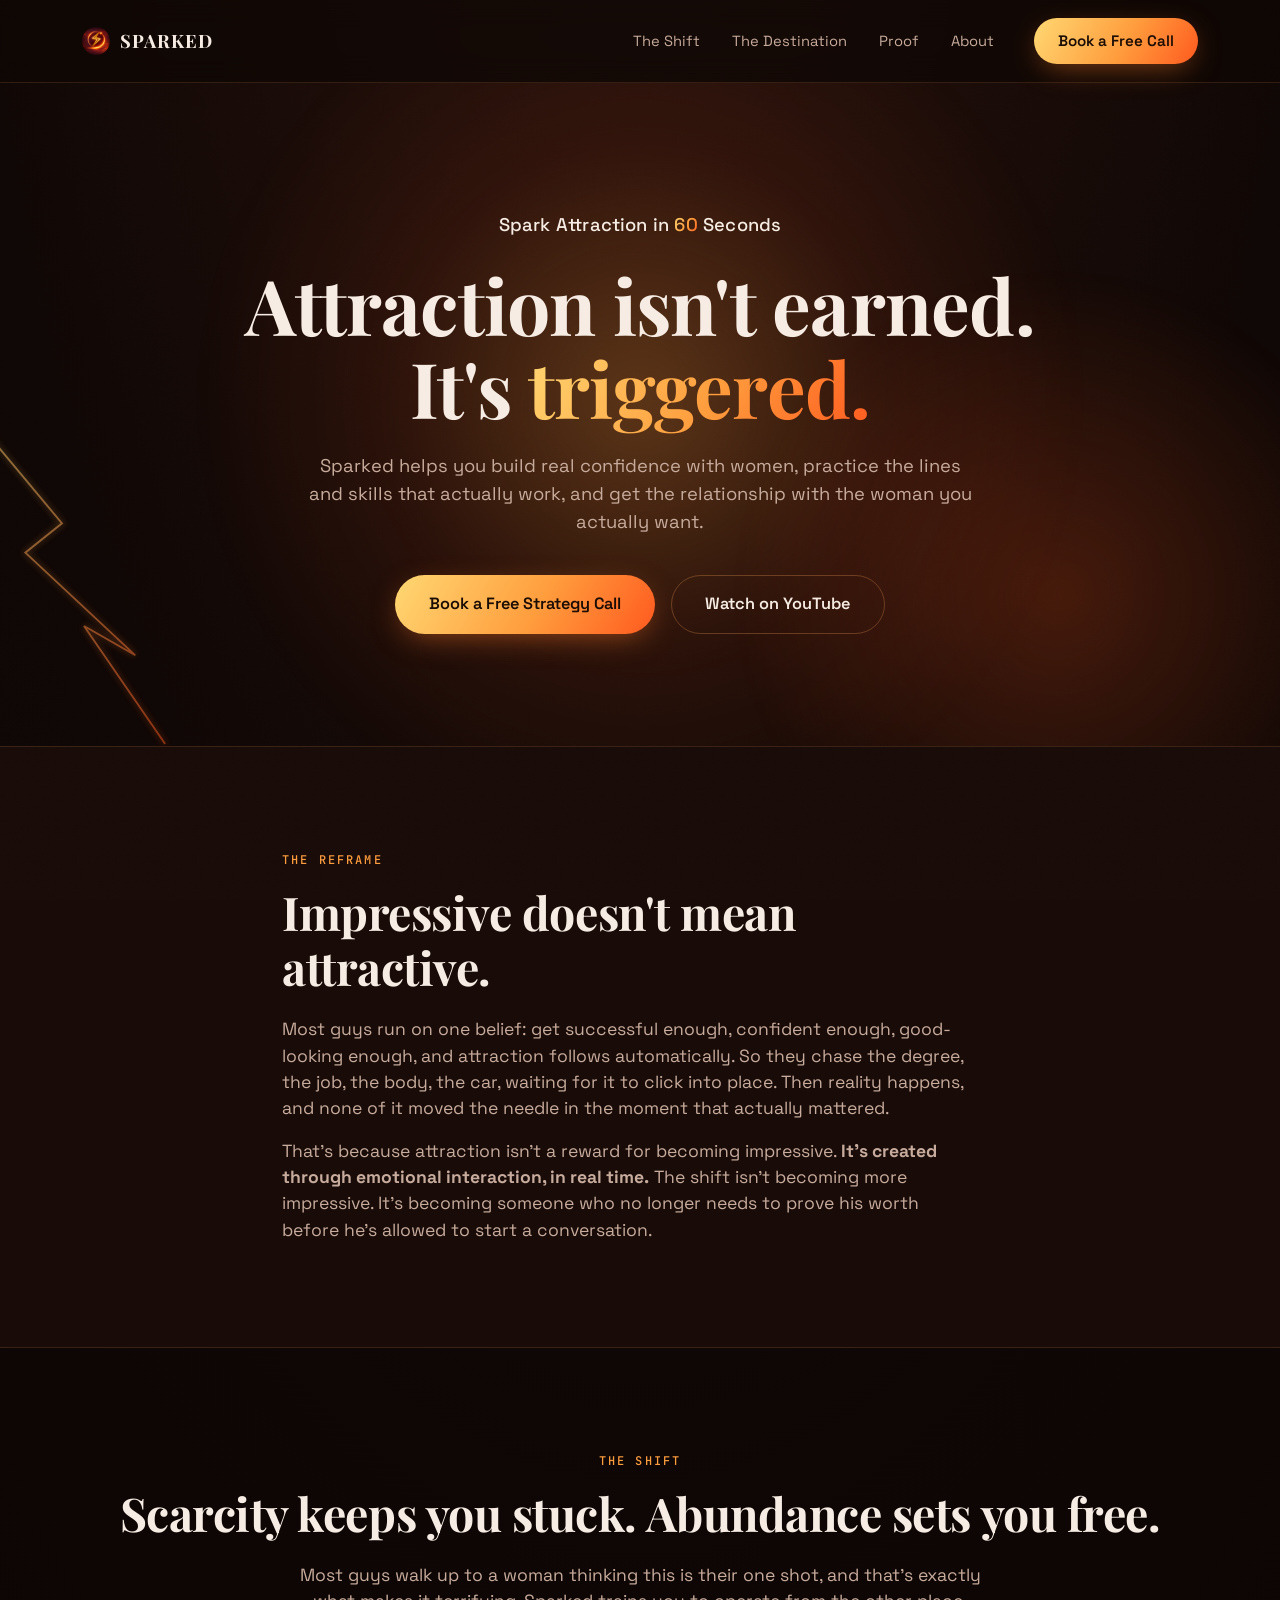
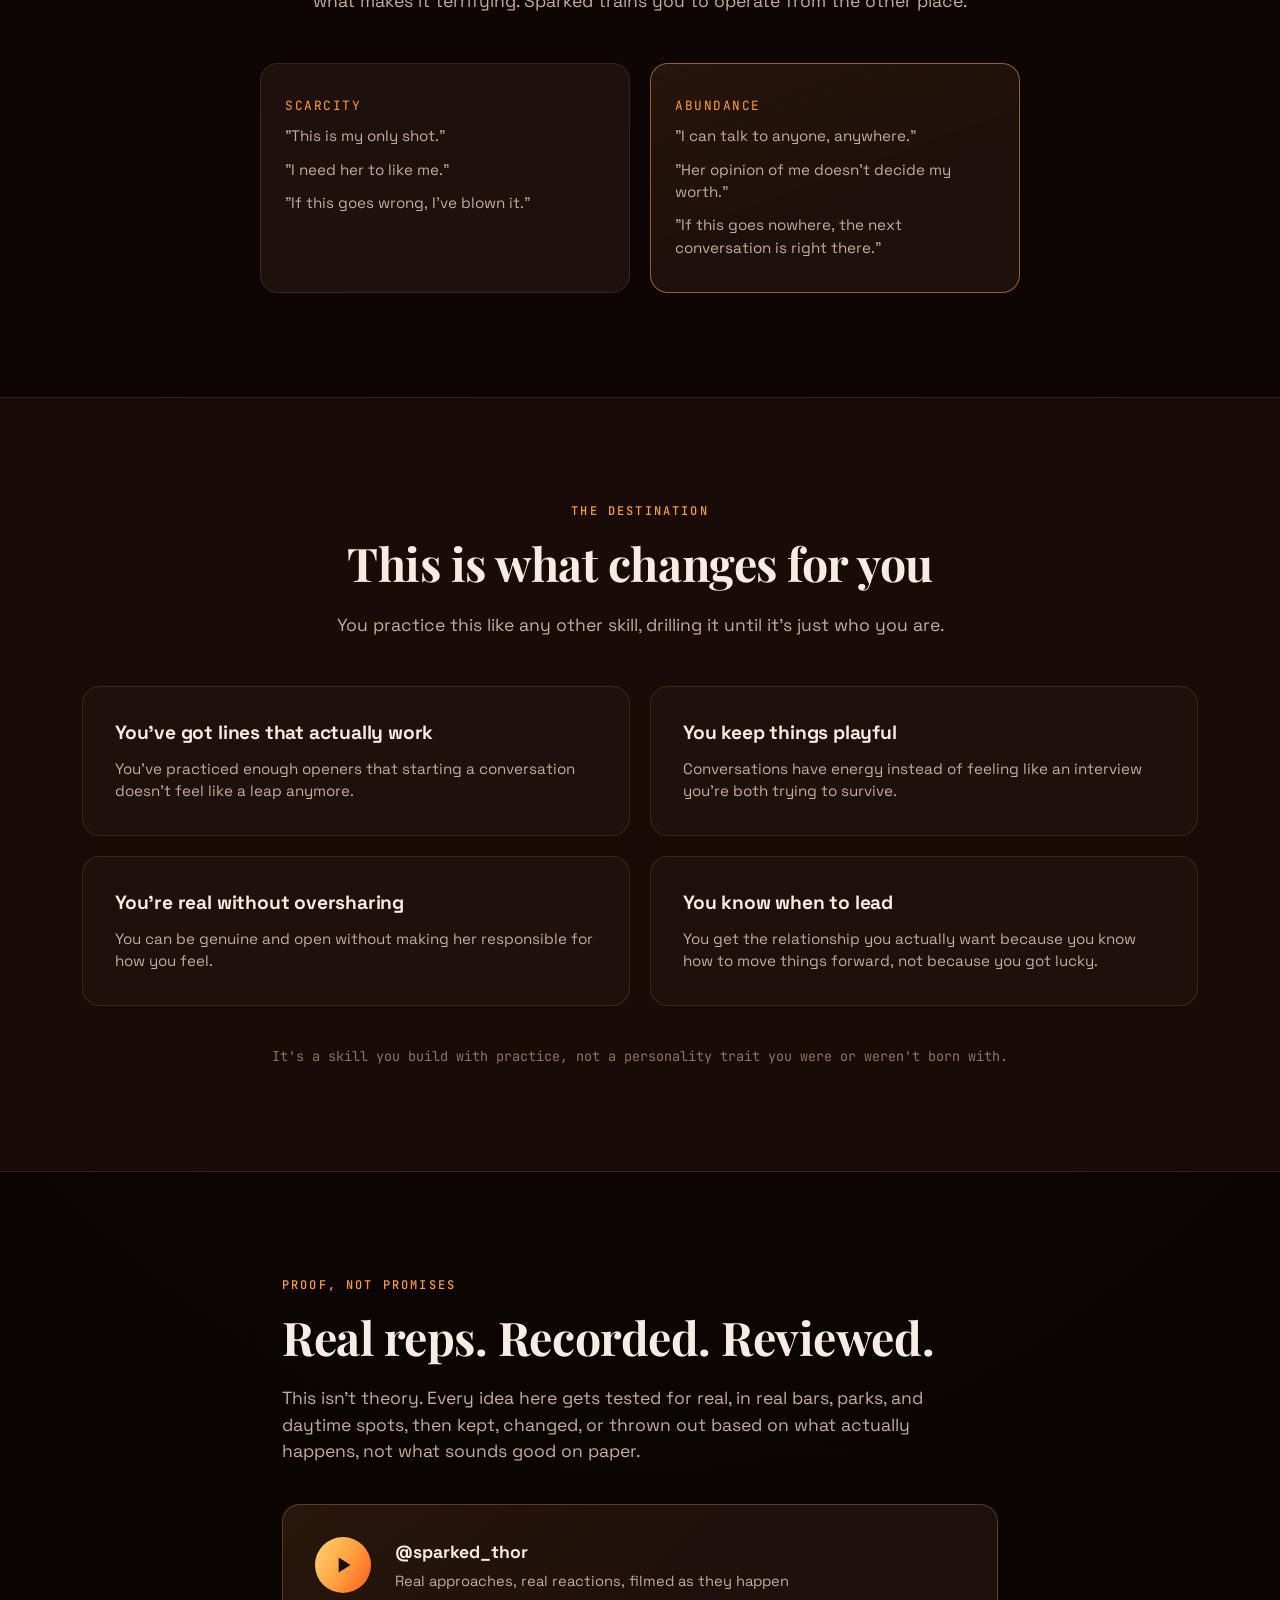
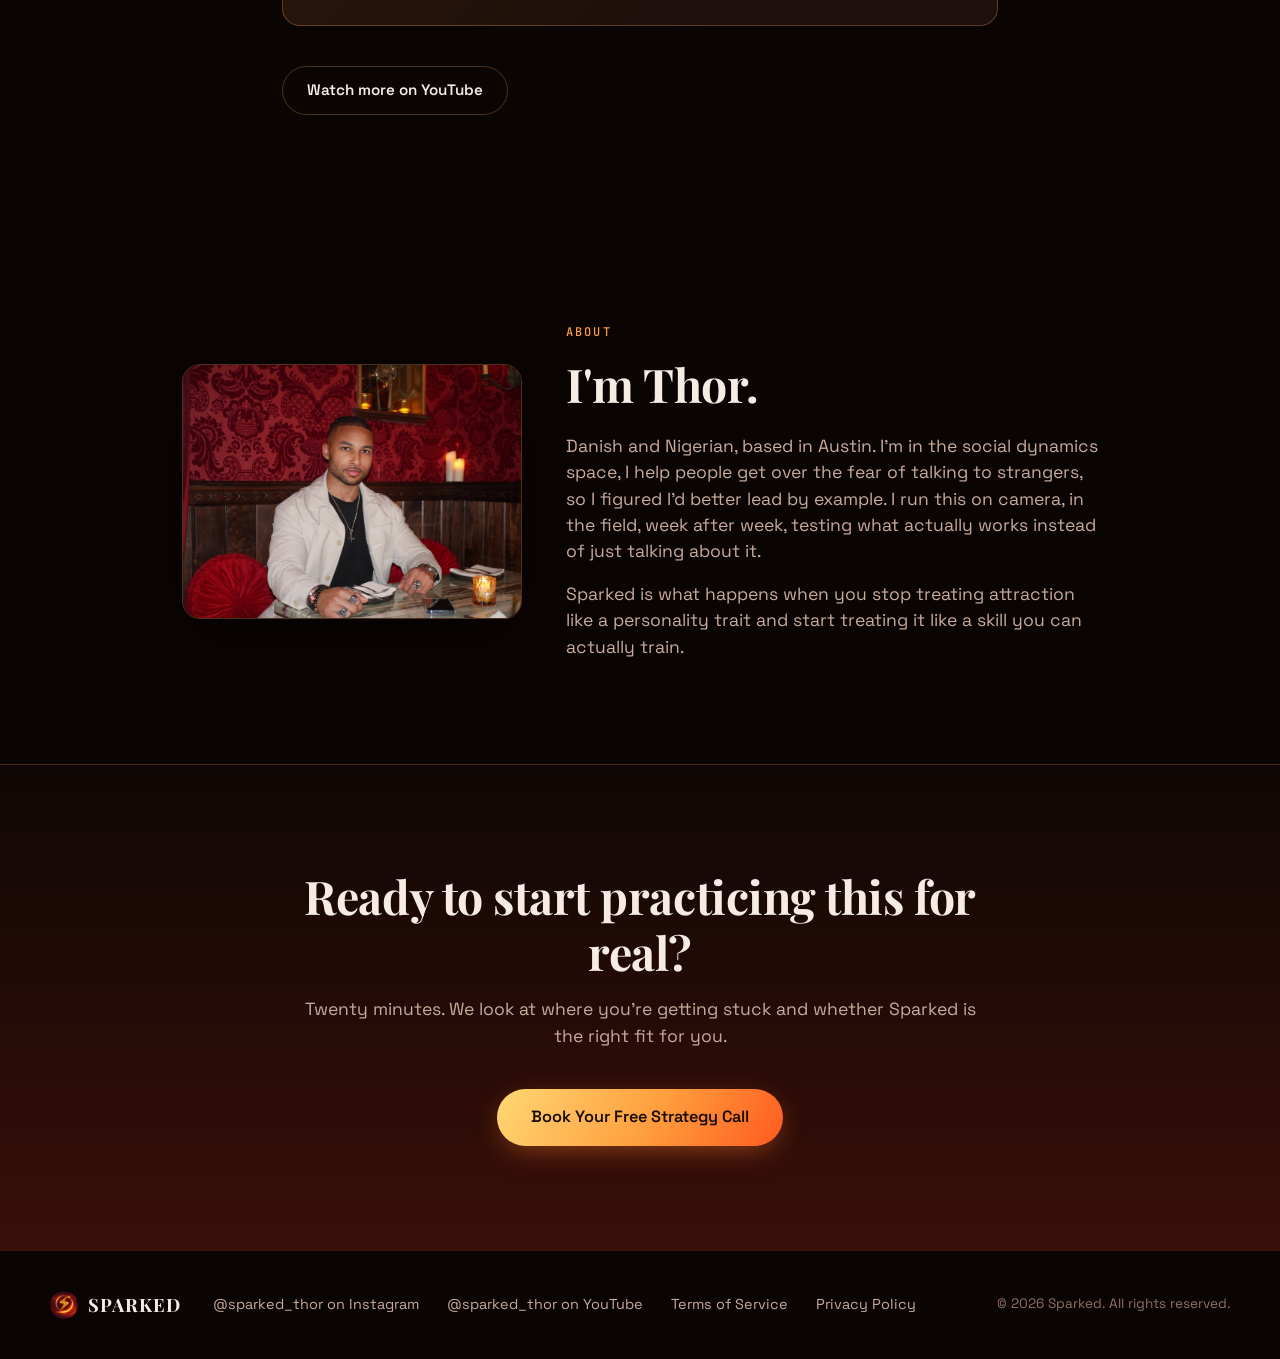
<file: landing-page/index.html>
<!DOCTYPE html>
<html lang="en">
<head>
<meta charset="UTF-8">
<meta name="viewport" content="width=device-width, initial-scale=1.0">
<title>Sparked | The System Behind Attraction</title>
<meta name="description" content="Sparked is a trainable system for creating real emotional connection, built from hundreds of documented reps in the field.">
<link rel="icon" href="assets/favicon.svg" type="image/svg+xml">
<link rel="preconnect" href="https://fonts.googleapis.com">
<link rel="preconnect" href="https://fonts.gstatic.com" crossorigin>
<link href="https://fonts.googleapis.com/css2?family=Playfair+Display:wght@600;700;800&family=Space+Grotesk:wght@400;500;600;700&family=JetBrains+Mono:wght@400;500&display=swap" rel="stylesheet">
<link rel="stylesheet" href="styles.css">
</head>
<body>

<div class="grain"></div>

<header class="nav" id="nav">
  <div class="nav-inner">
    <a href="#top" class="logo">
      <img src="assets/logo-256.png" alt="Sparked" class="logo-mark">
      <span>SPARKED</span>
    </a>
    <nav class="nav-links">
      <a href="#system">The Shift</a>
      <a href="#mechanics">The Destination</a>
      <a href="#proof">Proof</a>
      <a href="#about">About</a>
    </nav>
    <a href="https://calendly.com/thorokafor/spark-strategy" target="_blank" rel="noopener" class="btn btn-primary btn-nav">Book a Free Call</a>
    <button class="nav-toggle" id="navToggle" aria-label="Toggle menu">
      <span></span><span></span><span></span>
    </button>
  </div>
  <div class="nav-mobile" id="navMobile">
    <a href="#system">The Shift</a>
    <a href="#mechanics">The Destination</a>
    <a href="#proof">Proof</a>
    <a href="#about">About</a>
    <a href="https://calendly.com/thorokafor/spark-strategy" target="_blank" rel="noopener" class="btn btn-primary">Book a Free Call</a>
  </div>
</header>

<main id="top">

  <section class="hero">
    <div class="hero-glow"></div>
    <div class="hero-glow hero-glow-2"></div>
    <svg class="hero-bolt" viewBox="0 0 300 500" fill="none" xmlns="http://www.w3.org/2000/svg">
      <path d="M20 40 L120 160 L70 200 L220 340 L150 300 L260 460" stroke="url(#boltGrad)" stroke-width="2.5" stroke-linecap="round" fill="none" opacity="0.55"/>
      <path d="M20 40 L120 160 L70 200 L220 340 L150 300 L260 460" stroke="url(#boltGrad)" stroke-width="7" stroke-linecap="round" fill="none" opacity="0.18" filter="blur(4px)"/>
      <defs>
        <linearGradient id="boltGrad" x1="0" y1="0" x2="260" y2="460" gradientUnits="userSpaceOnUse">
          <stop offset="0%" stop-color="#ffd873"/>
          <stop offset="100%" stop-color="#ff5a1f"/>
        </linearGradient>
      </defs>
    </svg>
    <div class="hero-inner">
      <p class="tagline">Spark Attraction in <span class="grad-text">60</span> Seconds</p>
      <h1>Attraction isn't earned.<br>It's <span class="grad-text">triggered.</span></h1>
      <p class="hero-sub">Sparked helps you build real confidence with women, practice the lines and skills that actually work, and get the relationship with the woman you actually want.</p>
      <div class="hero-actions">
        <a href="https://calendly.com/thorokafor/spark-strategy" target="_blank" rel="noopener" class="btn btn-primary btn-lg">Book a Free Strategy Call</a>
        <a href="https://www.youtube.com/@sparked_thor" target="_blank" rel="noopener" class="btn btn-ghost btn-lg">Watch on YouTube</a>
      </div>
    </div>
  </section>

  <section class="problem">
    <div class="section-inner narrow">
      <p class="eyebrow">THE REFRAME</p>
      <h2>Impressive doesn't mean attractive.</h2>
      <p class="lead">Most guys run on one belief: get successful enough, confident enough, good-looking enough, and attraction follows automatically. So they chase the degree, the job, the body, the car, waiting for it to click into place. Then reality happens, and none of it moved the needle in the moment that actually mattered.</p>
      <p class="lead">That's because attraction isn't a reward for becoming impressive. <strong>It's created through emotional interaction, in real time.</strong> The shift isn't becoming more impressive. It's becoming someone who no longer needs to prove his worth before he's allowed to start a conversation.</p>
    </div>
  </section>

  <section class="system" id="system">
    <div class="section-inner">
      <p class="eyebrow center">THE SHIFT</p>
      <h2 class="center">Scarcity keeps you stuck. Abundance sets you free.</h2>
      <p class="lead center">Most guys walk up to a woman thinking this is their one shot, and that's exactly what makes it terrifying. Sparked trains you to operate from the other place.</p>
      <div class="stage-grid two-col">
        <div class="stage-card">
          <span class="stage-num">SCARCITY</span>
          <p>"This is my only shot."</p>
          <p>"I need her to like me."</p>
          <p>"If this goes wrong, I've blown it."</p>
        </div>
        <div class="stage-card highlight">
          <span class="stage-num">ABUNDANCE</span>
          <p>"I can talk to anyone, anywhere."</p>
          <p>"Her opinion of me doesn't decide my worth."</p>
          <p>"If this goes nowhere, the next conversation is right there."</p>
        </div>
      </div>
    </div>
  </section>

  <section class="mechanics" id="mechanics">
    <div class="section-inner">
      <p class="eyebrow center">THE DESTINATION</p>
      <h2 class="center">This is what changes for you</h2>
      <p class="lead center">You practice this like any other skill, drilling it until it's just who you are.</p>
      <div class="mech-grid">
        <div class="mech-card">
          <h3>You've got lines that actually work</h3>
          <p>You've practiced enough openers that starting a conversation doesn't feel like a leap anymore.</p>
        </div>
        <div class="mech-card">
          <h3>You keep things playful</h3>
          <p>Conversations have energy instead of feeling like an interview you're both trying to survive.</p>
        </div>
        <div class="mech-card">
          <h3>You're real without oversharing</h3>
          <p>You can be genuine and open without making her responsible for how you feel.</p>
        </div>
        <div class="mech-card">
          <h3>You know when to lead</h3>
          <p>You get the relationship you actually want because you know how to move things forward, not because you got lucky.</p>
        </div>
      </div>
      <p class="drill-note">It's a skill you build with practice, not a personality trait you were or weren't born with.</p>
    </div>
  </section>

  <section class="proof" id="proof">
    <div class="section-inner narrow">
      <p class="eyebrow">PROOF, NOT PROMISES</p>
      <h2>Real reps. Recorded. Reviewed.</h2>
      <p class="lead">This isn't theory. Every idea here gets tested for real, in real bars, parks, and daytime spots, then kept, changed, or thrown out based on what actually happens, not what sounds good on paper.</p>
      <a href="https://www.youtube.com/@sparked_thor" target="_blank" rel="noopener" class="video-card">
        <span class="video-play">
          <svg viewBox="0 0 24 24" fill="none"><path d="M8 5v14l11-7z" fill="currentColor"/></svg>
        </span>
        <span class="video-card-text">
          <strong>@sparked_thor</strong>
          <span>Real approaches, real reactions, filmed as they happen</span>
        </span>
      </a>
      <a href="https://www.youtube.com/@sparked_thor" target="_blank" rel="noopener" class="btn btn-ghost">Watch more on YouTube</a>
    </div>
  </section>

  <section class="about" id="about">
    <div class="section-inner about-inner">
      <div class="about-grid">
        <img src="assets/about.jpg" alt="Thor" class="about-photo">
        <div class="about-text">
          <p class="eyebrow">ABOUT</p>
          <h2>I'm Thor.</h2>
          <p class="lead">Danish and Nigerian, based in Austin. I'm in the social dynamics space, I help people get over the fear of talking to strangers, so I figured I'd better lead by example. I run this on camera, in the field, week after week, testing what actually works instead of just talking about it.</p>
          <p class="lead">Sparked is what happens when you stop treating attraction like a personality trait and start treating it like a skill you can actually train.</p>
        </div>
      </div>
    </div>
  </section>

  <section class="cta" id="cta">
    <div class="section-inner narrow center">
      <h2>Ready to start practicing this for real?</h2>
      <p class="lead">Twenty minutes. We look at where you're getting stuck and whether Sparked is the right fit for you.</p>
      <a href="https://calendly.com/thorokafor/spark-strategy" target="_blank" rel="noopener" class="btn btn-primary btn-lg">Book Your Free Strategy Call</a>
    </div>
  </section>

</main>

<footer class="footer">
  <div class="footer-inner">
    <a href="#top" class="logo">
      <img src="assets/logo-256.png" alt="Sparked" class="logo-mark">
      <span>SPARKED</span>
    </a>
    <div class="footer-socials">
      <a href="https://www.instagram.com/sparked_thor" target="_blank" rel="noopener">@sparked_thor on Instagram</a>
      <a href="https://www.youtube.com/@sparked_thor" target="_blank" rel="noopener">@sparked_thor on YouTube</a>
      <a href="tos.html">Terms of Service</a>
      <a href="privacy.html">Privacy Policy</a>
    </div>
    <p class="footer-copy">&copy; 2026 Sparked. All rights reserved.</p>
  </div>
</footer>

<script src="script.js"></script>
</body>
</html>
</file>
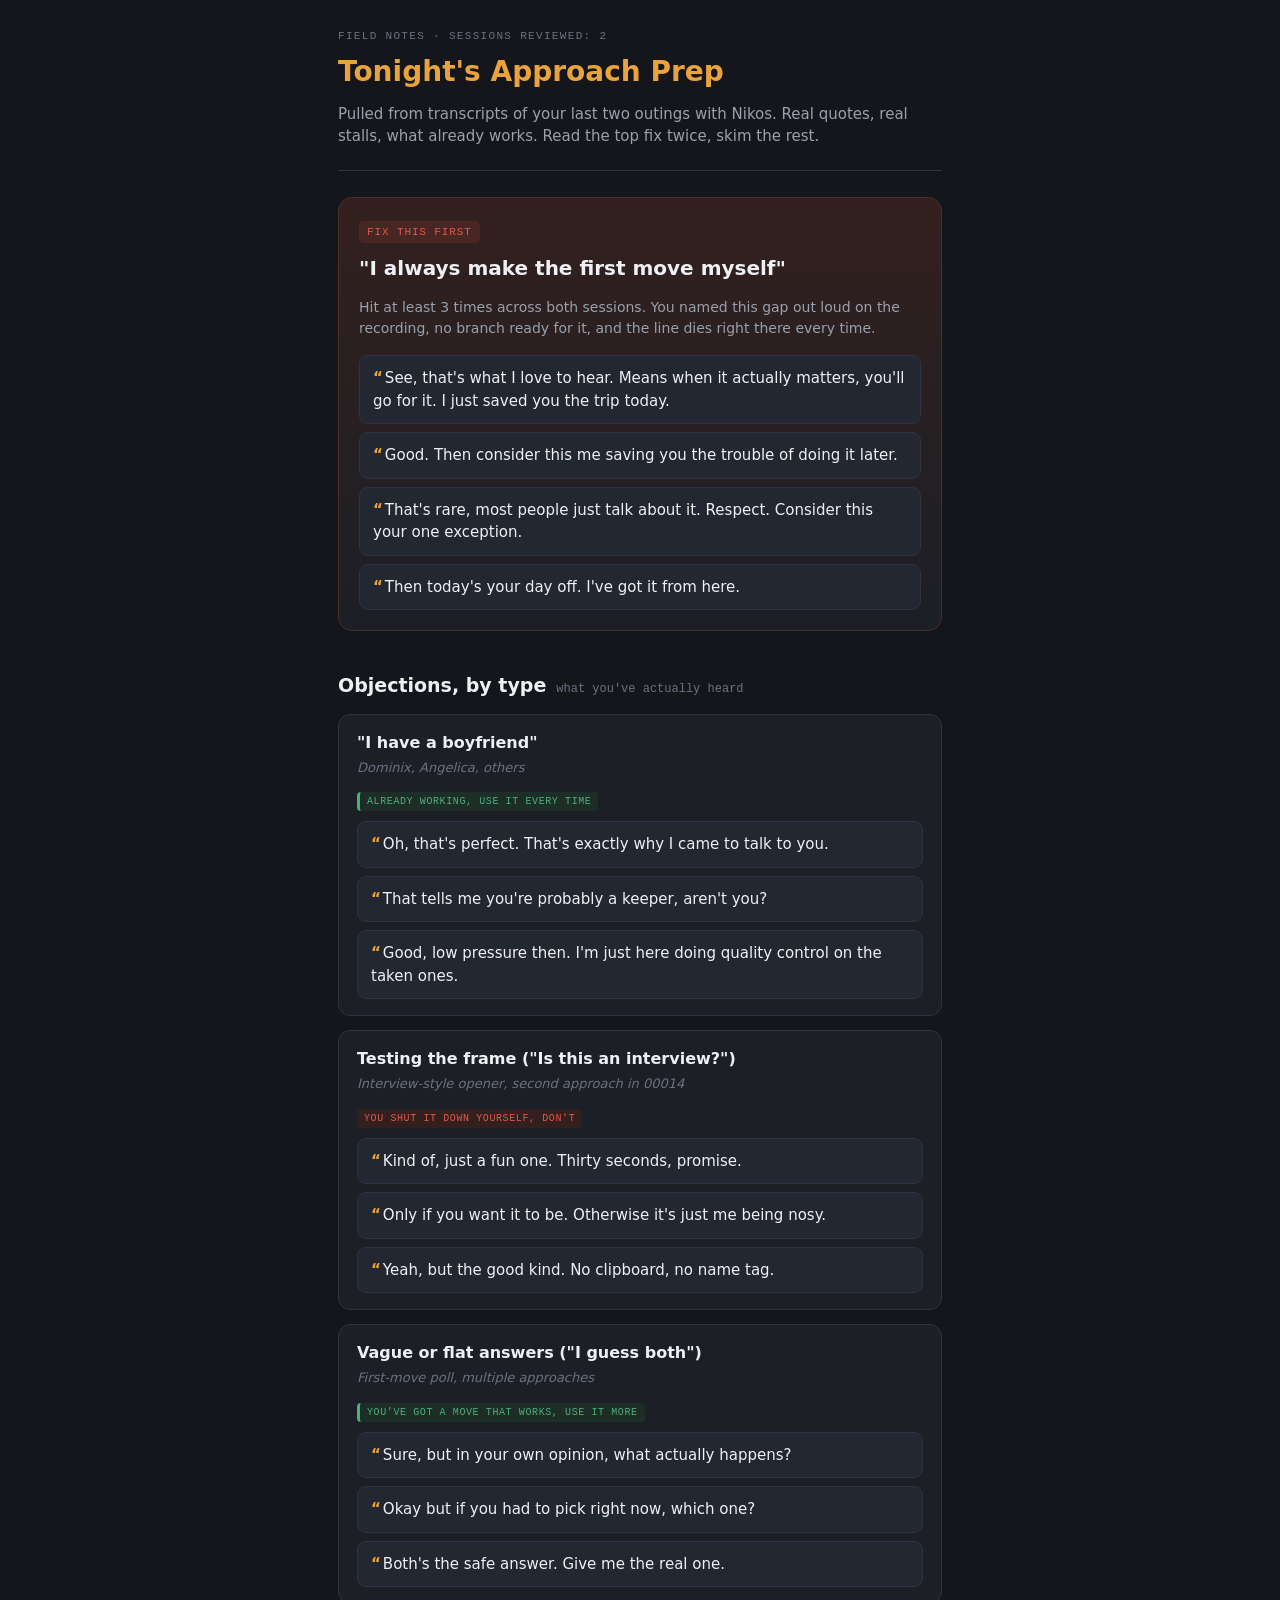
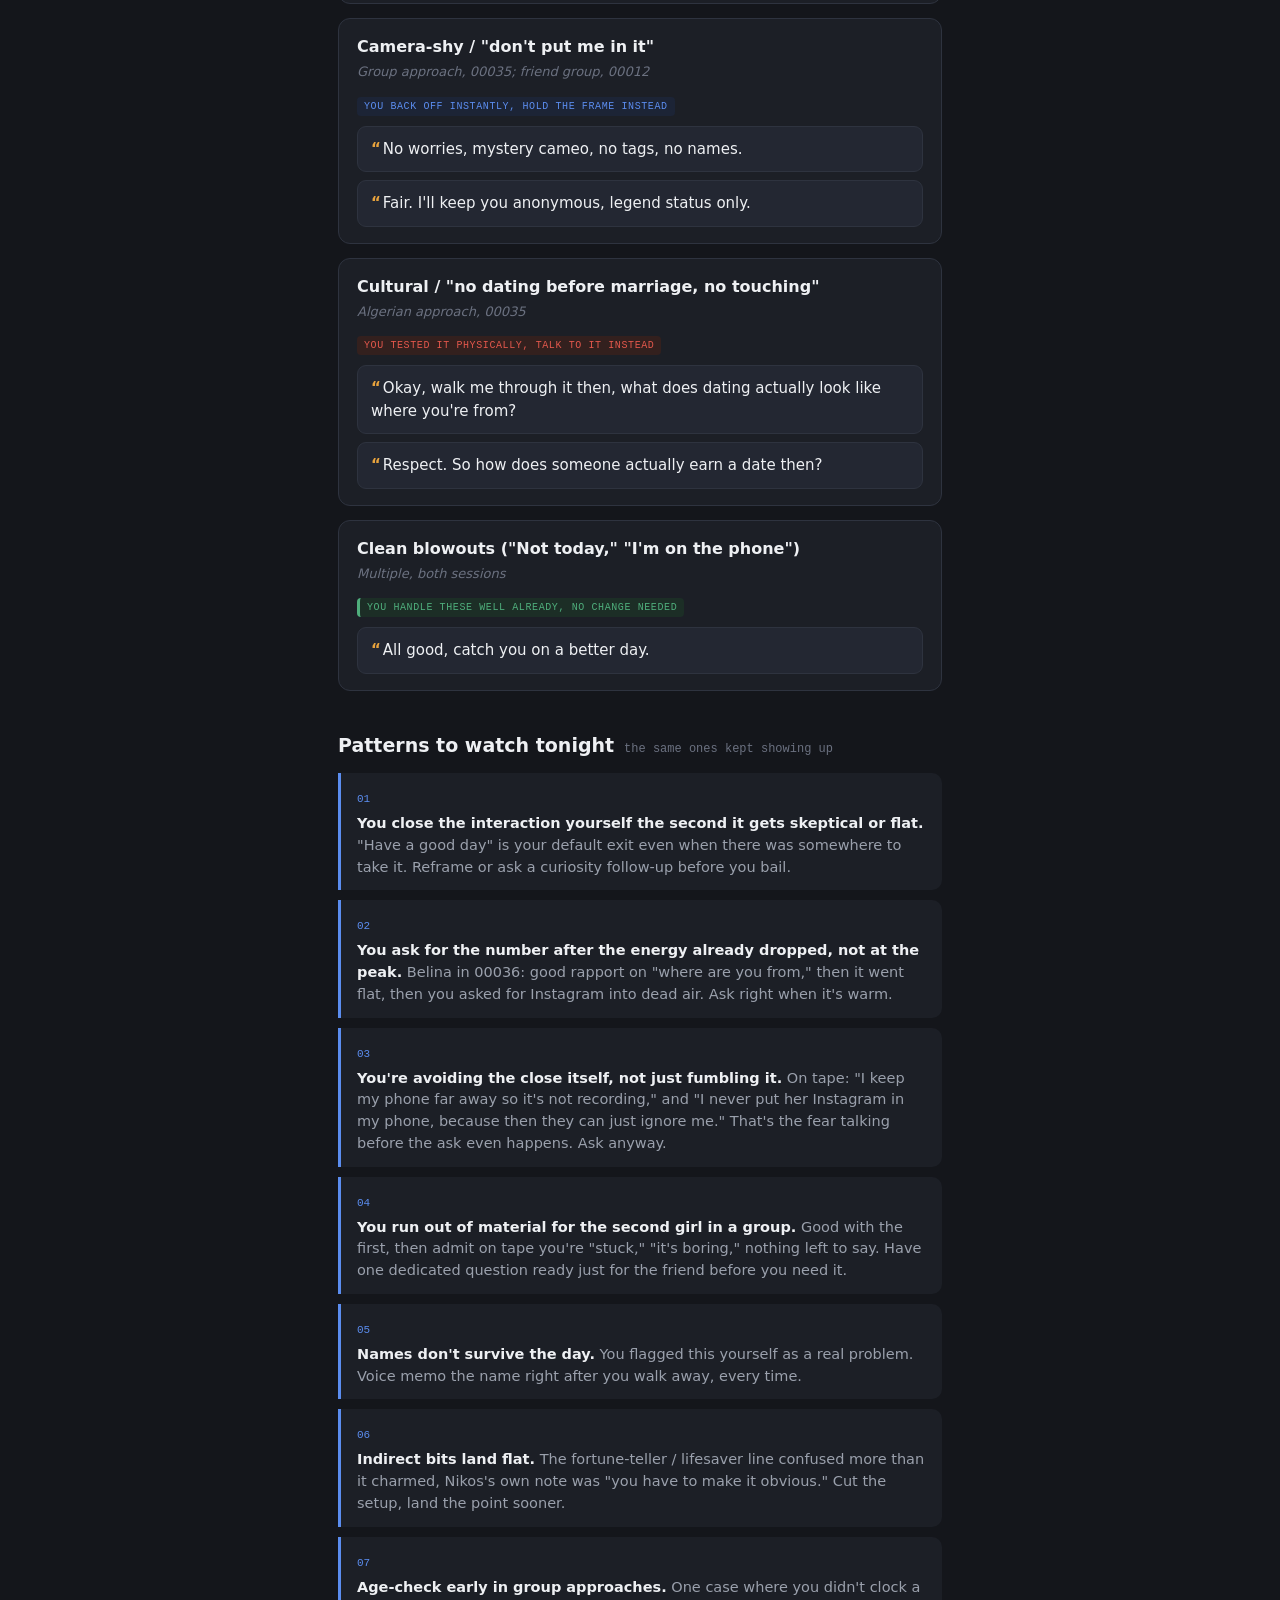
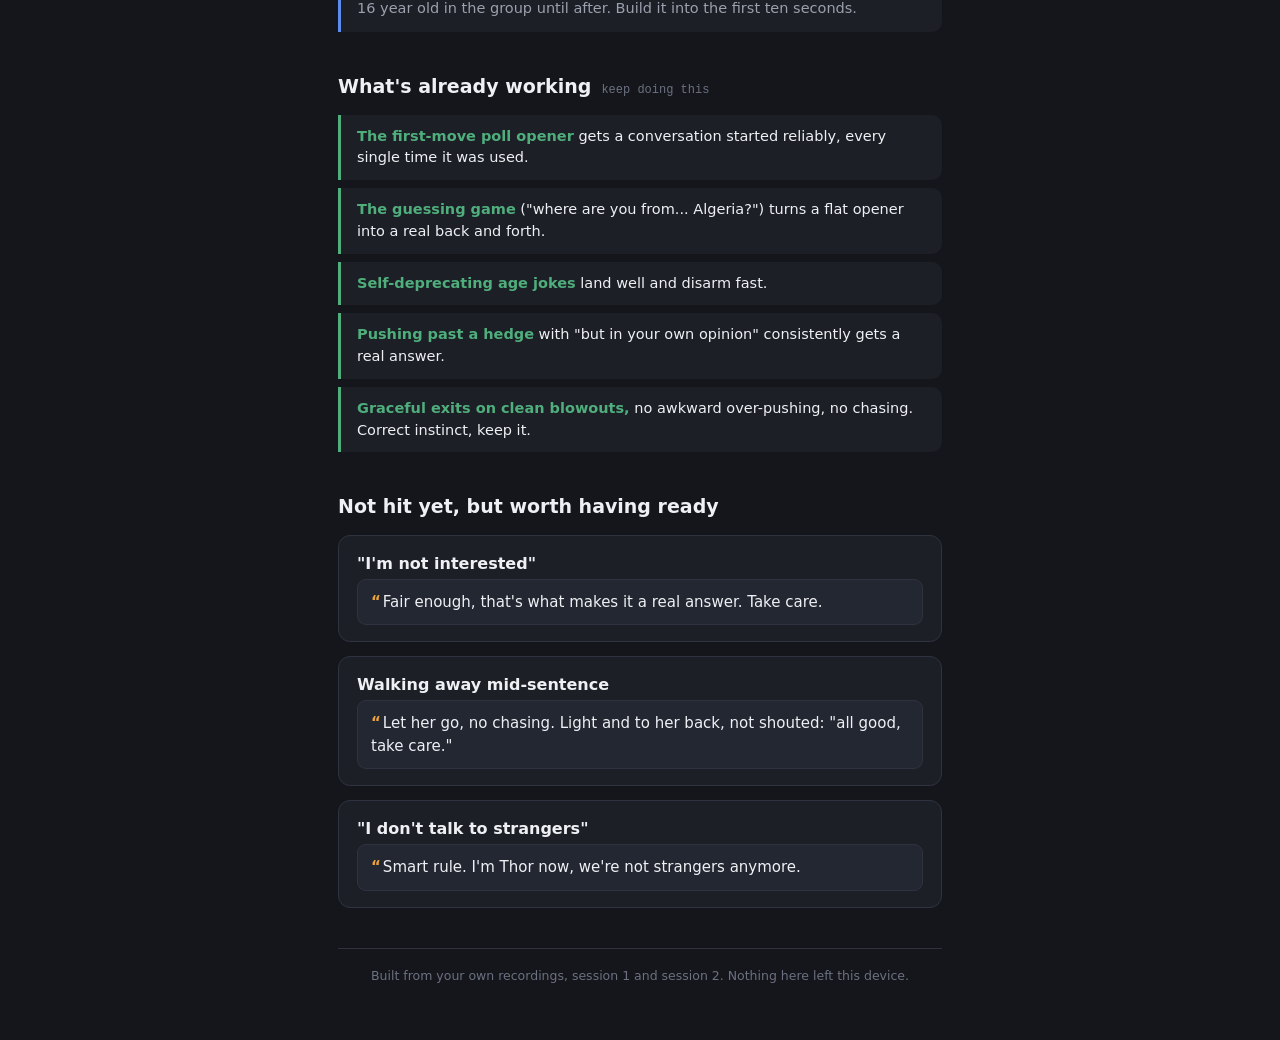
<file: cold-approach-review/prep_notes.html>
<!DOCTYPE html>
<html lang="en">
<head>
<title>Approach Prep</title>
<meta charset="UTF-8">
<style>
:root{
  --bg:#14161b;
  --surface:#1c1f26;
  --surface-2:#232732;
  --border:#2e333f;
  --text:#eef0f3;
  --text-dim:#9aa0ac;
  --text-faint:#6b7180;
  --accent:#e8a33d;
  --accent-dim:#3a2f1c;
  --good:#4fae7c;
  --good-dim:#1c2e26;
  --watch:#5b8def;
  --watch-dim:#1c2436;
  --critical:#e2574c;
  --critical-dim:#33201e;
}

*{box-sizing:border-box;}

body{
  background:var(--bg);
  color:var(--text);
  font-family:'Source Sans 3', system-ui, -apple-system, sans-serif;
  font-size:16px;
  line-height:1.5;
  padding:0 18px;
  padding-block:28px 60px;
  max-width:640px;
  margin:0 auto;
}

h1,h2,h3{
  font-family:'Bricolage Grotesque', system-ui, sans-serif;
  text-wrap:balance;
  margin:0;
}

.eyebrow{
  font-family:'JetBrains Mono', monospace;
  font-size:11px;
  letter-spacing:0.12em;
  text-transform:uppercase;
  color:var(--text-faint);
}

header{
  padding-bottom:22px;
  border-bottom:1px solid var(--border);
  margin-bottom:26px;
}
header h1{
  font-size:28px;
  font-weight:700;
  color:var(--accent);
  margin-top:6px;
}
header p{
  color:var(--text-dim);
  margin:10px 0 0;
  font-size:15px;
}

section{margin-bottom:40px;}

.section-head{
  display:flex;
  align-items:baseline;
  gap:10px;
  margin-bottom:14px;
}
.section-head h2{
  font-size:19px;
  font-weight:700;
}
.section-count{
  font-family:'JetBrains Mono', monospace;
  font-size:12px;
  color:var(--text-faint);
}

/* Hero fix card */
.fix-card{
  background:linear-gradient(180deg, var(--critical-dim), var(--surface));
  border:1px solid #4a2f2c;
  border-radius:14px;
  padding:20px;
}
.fix-card .tag{
  display:inline-block;
  font-family:'JetBrains Mono', monospace;
  font-size:11px;
  letter-spacing:0.08em;
  text-transform:uppercase;
  color:var(--critical);
  background:rgba(226,87,76,0.12);
  padding:3px 8px;
  border-radius:5px;
  margin-bottom:10px;
}
.fix-card h3{
  font-size:20px;
  margin-bottom:8px;
}
.fix-card .context{
  color:var(--text-dim);
  font-size:14px;
  margin-bottom:16px;
}
.line-list{
  list-style:none;
  padding:0;
  margin:0;
  display:flex;
  flex-direction:column;
  gap:8px;
}
.line-list li{
  background:var(--surface-2);
  border:1px solid var(--border);
  border-radius:9px;
  padding:11px 13px;
  font-size:15px;
}
.line-list li::before{
  content:"\201C";
  color:var(--accent);
  font-weight:700;
  margin-right:2px;
}

/* Objection cards */
.objection{
  background:var(--surface);
  border:1px solid var(--border);
  border-radius:12px;
  padding:16px 18px;
  margin-bottom:14px;
}
.objection h3{
  font-size:16px;
  margin-bottom:3px;
}
.objection .heard{
  font-size:13px;
  color:var(--text-faint);
  font-style:italic;
  margin-bottom:10px;
}
.objection .status{
  display:inline-block;
  font-family:'JetBrains Mono', monospace;
  font-size:10px;
  letter-spacing:0.06em;
  text-transform:uppercase;
  padding:2px 7px;
  border-radius:4px;
  margin-bottom:10px;
}
.status.gap{background:var(--critical-dim);color:var(--critical);}
.status.working{background:var(--good-dim);color:var(--good);}
.status.watch{background:var(--watch-dim);color:var(--watch);}

/* pattern grid */
.pattern{
  border-left:3px solid var(--watch);
  background:var(--surface);
  border-radius:0 10px 10px 0;
  padding:12px 16px;
  margin-bottom:10px;
}
.pattern .num{
  font-family:'JetBrains Mono', monospace;
  font-size:11px;
  color:var(--watch);
}
.pattern p{margin:4px 0 0;font-size:14.5px;color:var(--text-dim);}
.pattern strong{color:var(--text);}

/* working list */
.working{
  border-left:3px solid var(--good);
  background:var(--surface);
  border-radius:0 10px 10px 0;
  padding:11px 16px;
  margin-bottom:8px;
  font-size:14.5px;
}
.working strong{color:var(--good);}

footer{
  border-top:1px solid var(--border);
  padding-top:18px;
  color:var(--text-faint);
  font-size:12.5px;
  text-align:center;
}
</style>
</head>
<body>

<header>
  <div class="eyebrow">Field notes · sessions reviewed: 2</div>
  <h1>Tonight's Approach Prep</h1>
  <p>Pulled from transcripts of your last two outings with Nikos. Real quotes, real stalls, what already works. Read the top fix twice, skim the rest.</p>
</header>

<section>
  <div class="fix-card">
    <span class="tag">Fix this first</span>
    <h3>"I always make the first move myself"</h3>
    <p class="context">Hit at least 3 times across both sessions. You named this gap out loud on the recording, no branch ready for it, and the line dies right there every time.</p>
    <ul class="line-list">
      <li>See, that's what I love to hear. Means when it actually matters, you'll go for it. I just saved you the trip today.</li>
      <li>Good. Then consider this me saving you the trouble of doing it later.</li>
      <li>That's rare, most people just talk about it. Respect. Consider this your one exception.</li>
      <li>Then today's your day off. I've got it from here.</li>
    </ul>
  </div>
</section>

<section>
  <div class="section-head">
    <h2>Objections, by type</h2>
    <span class="section-count">what you've actually heard</span>
  </div>

  <div class="objection">
    <h3>"I have a boyfriend"</h3>
    <div class="heard">Dominix, Angelica, others</div>
    <span class="status working">Already working, use it every time</span>
    <ul class="line-list">
      <li>Oh, that's perfect. That's exactly why I came to talk to you.</li>
      <li>That tells me you're probably a keeper, aren't you?</li>
      <li>Good, low pressure then. I'm just here doing quality control on the taken ones.</li>
    </ul>
  </div>

  <div class="objection">
    <h3>Testing the frame ("Is this an interview?")</h3>
    <div class="heard">Interview-style opener, second approach in 00014</div>
    <span class="status gap">You shut it down yourself, don't</span>
    <ul class="line-list">
      <li>Kind of, just a fun one. Thirty seconds, promise.</li>
      <li>Only if you want it to be. Otherwise it's just me being nosy.</li>
      <li>Yeah, but the good kind. No clipboard, no name tag.</li>
    </ul>
  </div>

  <div class="objection">
    <h3>Vague or flat answers ("I guess both")</h3>
    <div class="heard">First-move poll, multiple approaches</div>
    <span class="status working">You've got a move that works, use it more</span>
    <ul class="line-list">
      <li>Sure, but in your own opinion, what actually happens?</li>
      <li>Okay but if you had to pick right now, which one?</li>
      <li>Both's the safe answer. Give me the real one.</li>
    </ul>
  </div>

  <div class="objection">
    <h3>Camera-shy / "don't put me in it"</h3>
    <div class="heard">Group approach, 00035; friend group, 00012</div>
    <span class="status watch">You back off instantly, hold the frame instead</span>
    <ul class="line-list">
      <li>No worries, mystery cameo, no tags, no names.</li>
      <li>Fair. I'll keep you anonymous, legend status only.</li>
    </ul>
  </div>

  <div class="objection">
    <h3>Cultural / "no dating before marriage, no touching"</h3>
    <div class="heard">Algerian approach, 00035</div>
    <span class="status gap">You tested it physically, talk to it instead</span>
    <ul class="line-list">
      <li>Okay, walk me through it then, what does dating actually look like where you're from?</li>
      <li>Respect. So how does someone actually earn a date then?</li>
    </ul>
  </div>

  <div class="objection">
    <h3>Clean blowouts ("Not today," "I'm on the phone")</h3>
    <div class="heard">Multiple, both sessions</div>
    <span class="status working">You handle these well already, no change needed</span>
    <ul class="line-list">
      <li>All good, catch you on a better day.</li>
    </ul>
  </div>
</section>

<section>
  <div class="section-head">
    <h2>Patterns to watch tonight</h2>
    <span class="section-count">the same ones kept showing up</span>
  </div>

  <div class="pattern">
    <span class="num">01</span>
    <p><strong>You close the interaction yourself the second it gets skeptical or flat.</strong> "Have a good day" is your default exit even when there was somewhere to take it. Reframe or ask a curiosity follow-up before you bail.</p>
  </div>
  <div class="pattern">
    <span class="num">02</span>
    <p><strong>You ask for the number after the energy already dropped, not at the peak.</strong> Belina in 00036: good rapport on "where are you from," then it went flat, then you asked for Instagram into dead air. Ask right when it's warm.</p>
  </div>
  <div class="pattern">
    <span class="num">03</span>
    <p><strong>You're avoiding the close itself, not just fumbling it.</strong> On tape: "I keep my phone far away so it's not recording," and "I never put her Instagram in my phone, because then they can just ignore me." That's the fear talking before the ask even happens. Ask anyway.</p>
  </div>
  <div class="pattern">
    <span class="num">04</span>
    <p><strong>You run out of material for the second girl in a group.</strong> Good with the first, then admit on tape you're "stuck," "it's boring," nothing left to say. Have one dedicated question ready just for the friend before you need it.</p>
  </div>
  <div class="pattern">
    <span class="num">05</span>
    <p><strong>Names don't survive the day.</strong> You flagged this yourself as a real problem. Voice memo the name right after you walk away, every time.</p>
  </div>
  <div class="pattern">
    <span class="num">06</span>
    <p><strong>Indirect bits land flat.</strong> The fortune-teller / lifesaver line confused more than it charmed, Nikos's own note was "you have to make it obvious." Cut the setup, land the point sooner.</p>
  </div>
  <div class="pattern">
    <span class="num">07</span>
    <p><strong>Age-check early in group approaches.</strong> One case where you didn't clock a 16 year old in the group until after. Build it into the first ten seconds.</p>
  </div>
</section>

<section>
  <div class="section-head">
    <h2>What's already working</h2>
    <span class="section-count">keep doing this</span>
  </div>
  <div class="working"><strong>The first-move poll opener</strong> gets a conversation started reliably, every single time it was used.</div>
  <div class="working"><strong>The guessing game</strong> ("where are you from... Algeria?") turns a flat opener into a real back and forth.</div>
  <div class="working"><strong>Self-deprecating age jokes</strong> land well and disarm fast.</div>
  <div class="working"><strong>Pushing past a hedge</strong> with "but in your own opinion" consistently gets a real answer.</div>
  <div class="working"><strong>Graceful exits on clean blowouts,</strong> no awkward over-pushing, no chasing. Correct instinct, keep it.</div>
</section>

<section>
  <div class="section-head">
    <h2>Not hit yet, but worth having ready</h2>
  </div>
  <div class="objection">
    <h3>"I'm not interested"</h3>
    <ul class="line-list">
      <li>Fair enough, that's what makes it a real answer. Take care.</li>
    </ul>
  </div>
  <div class="objection">
    <h3>Walking away mid-sentence</h3>
    <ul class="line-list">
      <li>Let her go, no chasing. Light and to her back, not shouted: "all good, take care."</li>
    </ul>
  </div>
  <div class="objection">
    <h3>"I don't talk to strangers"</h3>
    <ul class="line-list">
      <li>Smart rule. I'm Thor now, we're not strangers anymore.</li>
    </ul>
  </div>
</section>

<footer>
  Built from your own recordings, session 1 and session 2. Nothing here left this device.
</footer>

</body>
</html>
</file>
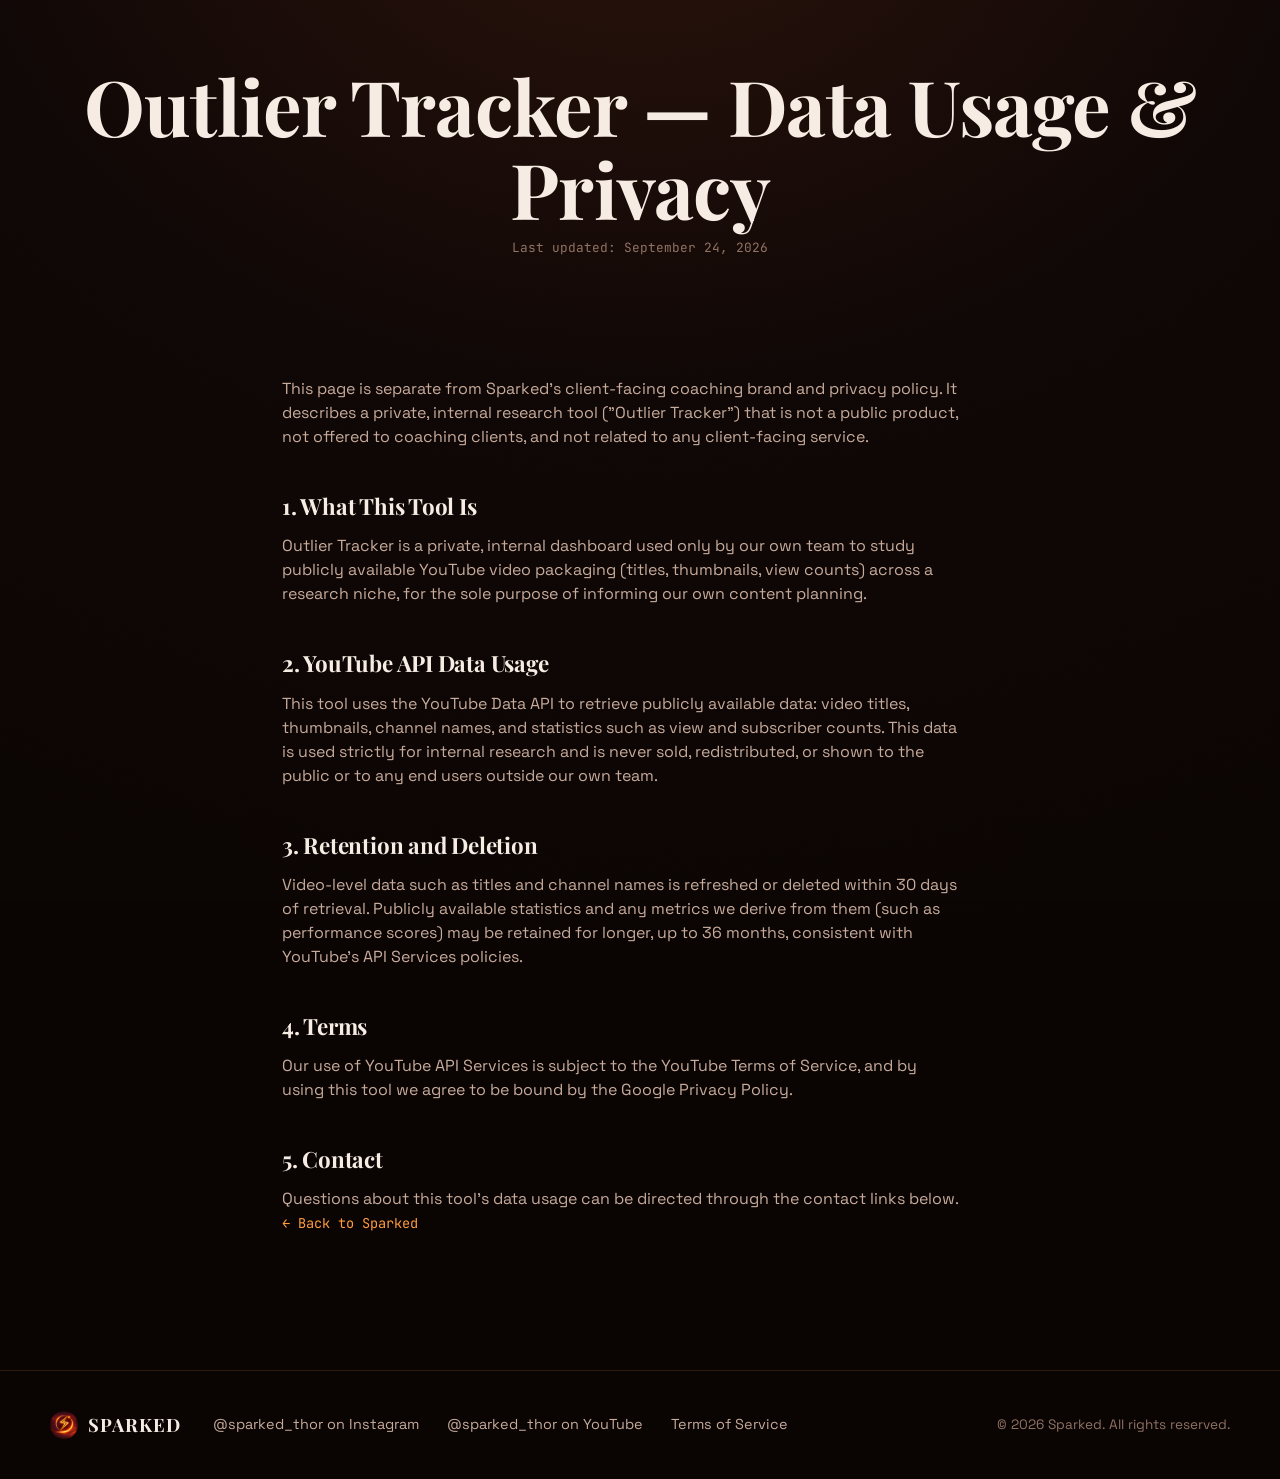
<file: landing-page/outlier-tracker-privacy.html>
<!DOCTYPE html>
<html lang="en">
<head>
<meta charset="UTF-8">
<meta name="viewport" content="width=device-width, initial-scale=1.0">
<title>Outlier Tracker | Data Usage &amp; Privacy</title>
<meta name="description" content="Data usage and privacy information for the Outlier Tracker internal research tool.">
<link rel="icon" href="assets/favicon.svg" type="image/svg+xml">
<link rel="preconnect" href="https://fonts.googleapis.com">
<link rel="preconnect" href="https://fonts.gstatic.com" crossorigin>
<link href="https://fonts.googleapis.com/css2?family=Playfair+Display:wght@600;700;800&family=Space+Grotesk:wght@400;500;600;700&family=JetBrains+Mono:wght@400;500&display=swap" rel="stylesheet">
<link rel="stylesheet" href="styles.css">
</head>
<body>

<div class="grain"></div>

<main id="top">
  <div class="legal-header">
    <h1>Outlier Tracker &mdash; Data Usage &amp; Privacy</h1>
    <p class="legal-updated">Last updated: September 24, 2026</p>
  </div>

  <div class="section-inner narrow legal-body">
    <p>This page is separate from Sparked's client-facing coaching brand and privacy policy. It describes a private, internal research tool ("Outlier Tracker") that is not a public product, not offered to coaching clients, and not related to any client-facing service.</p>

    <h2>1. What This Tool Is</h2>
    <p>Outlier Tracker is a private, internal dashboard used only by our own team to study publicly available YouTube video packaging (titles, thumbnails, view counts) across a research niche, for the sole purpose of informing our own content planning.</p>

    <h2>2. YouTube API Data Usage</h2>
    <p>This tool uses the YouTube Data API to retrieve publicly available data: video titles, thumbnails, channel names, and statistics such as view and subscriber counts. This data is used strictly for internal research and is never sold, redistributed, or shown to the public or to any end users outside our own team.</p>

    <h2>3. Retention and Deletion</h2>
    <p>Video-level data such as titles and channel names is refreshed or deleted within 30 days of retrieval. Publicly available statistics and any metrics we derive from them (such as performance scores) may be retained for longer, up to 36 months, consistent with YouTube's API Services policies.</p>

    <h2>4. Terms</h2>
    <p>Our use of YouTube API Services is subject to the <a href="https://www.youtube.com/t/terms" target="_blank" rel="noopener">YouTube Terms of Service</a>, and by using this tool we agree to be bound by the <a href="https://policies.google.com/privacy" target="_blank" rel="noopener">Google Privacy Policy</a>.</p>

    <h2>5. Contact</h2>
    <p>Questions about this tool's data usage can be directed through the contact links below.</p>

    <a href="index.html" class="back-link">&larr; Back to Sparked</a>
  </div>
</main>

<footer class="footer">
  <div class="footer-inner">
    <a href="index.html" class="logo">
      <img src="assets/logo-256.png" alt="Sparked" class="logo-mark">
      <span>SPARKED</span>
    </a>
    <div class="footer-socials">
      <a href="https://www.instagram.com/sparked_thor" target="_blank" rel="noopener">@sparked_thor on Instagram</a>
      <a href="https://www.youtube.com/@sparked_thor" target="_blank" rel="noopener">@sparked_thor on YouTube</a>
      <a href="outlier-tracker-tos.html">Terms of Service</a>
    </div>
    <p class="footer-copy">&copy; 2026 Sparked. All rights reserved.</p>
  </div>
</footer>

</body>
</html>
</file>
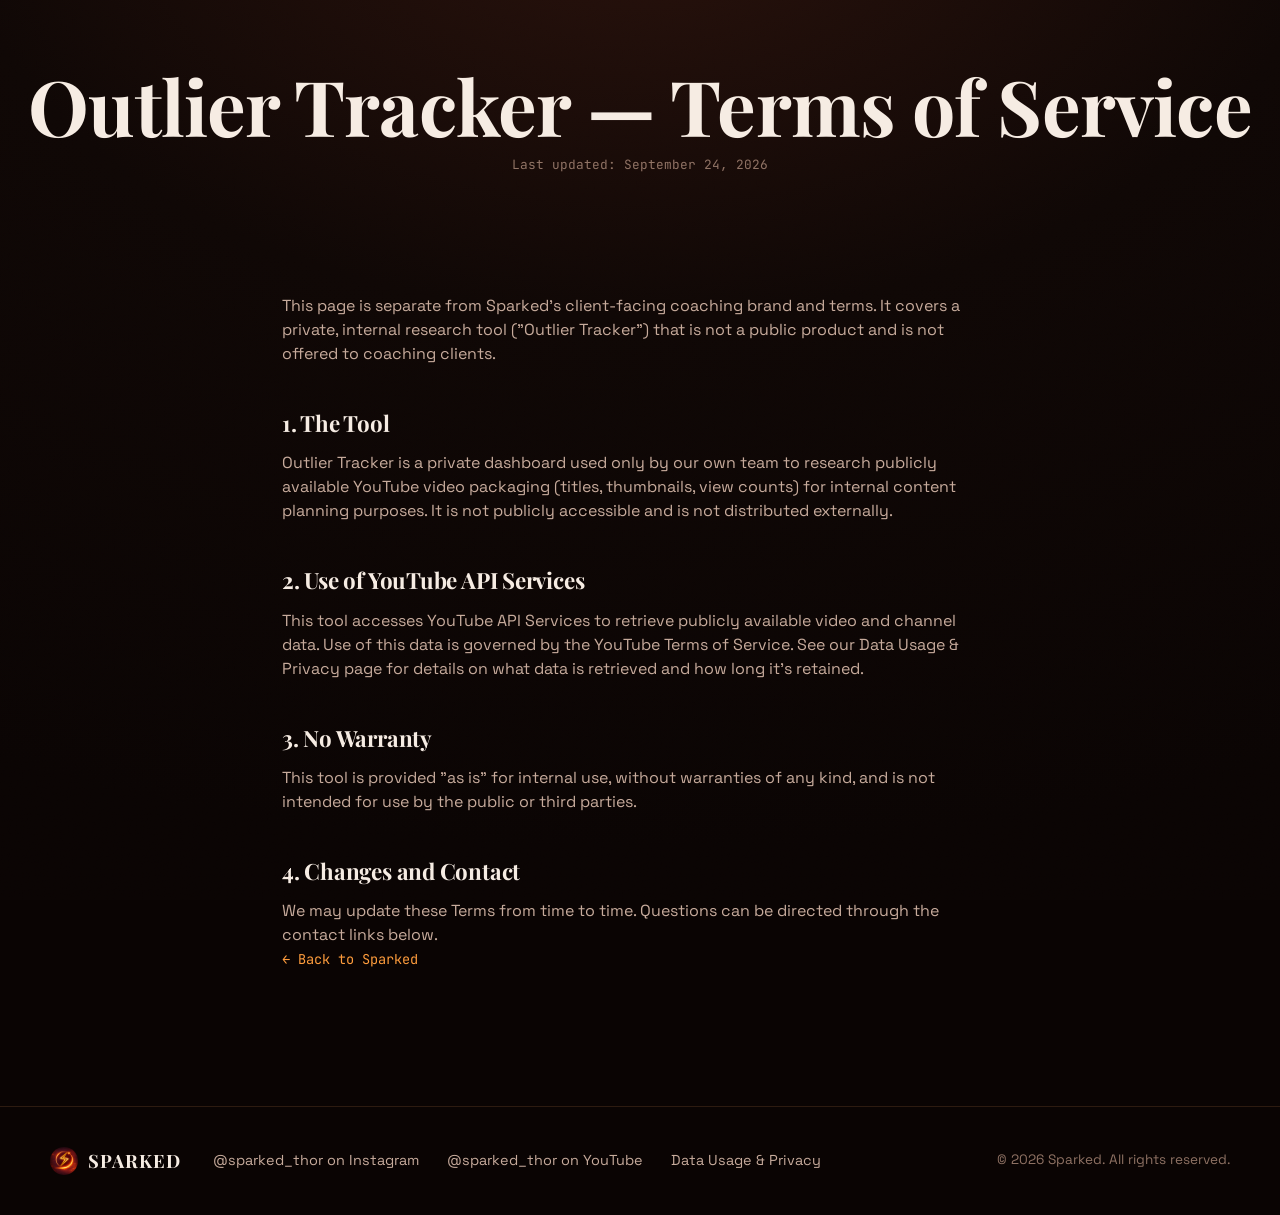
<file: landing-page/outlier-tracker-tos.html>
<!DOCTYPE html>
<html lang="en">
<head>
<meta charset="UTF-8">
<meta name="viewport" content="width=device-width, initial-scale=1.0">
<title>Outlier Tracker | Terms of Service</title>
<meta name="description" content="Terms of Service for the Outlier Tracker internal research tool.">
<link rel="icon" href="assets/favicon.svg" type="image/svg+xml">
<link rel="preconnect" href="https://fonts.googleapis.com">
<link rel="preconnect" href="https://fonts.gstatic.com" crossorigin>
<link href="https://fonts.googleapis.com/css2?family=Playfair+Display:wght@600;700;800&family=Space+Grotesk:wght@400;500;600;700&family=JetBrains+Mono:wght@400;500&display=swap" rel="stylesheet">
<link rel="stylesheet" href="styles.css">
</head>
<body>

<div class="grain"></div>

<main id="top">
  <div class="legal-header">
    <h1>Outlier Tracker &mdash; Terms of Service</h1>
    <p class="legal-updated">Last updated: September 24, 2026</p>
  </div>

  <div class="section-inner narrow legal-body">
    <p>This page is separate from Sparked's client-facing coaching brand and terms. It covers a private, internal research tool ("Outlier Tracker") that is not a public product and is not offered to coaching clients.</p>

    <h2>1. The Tool</h2>
    <p>Outlier Tracker is a private dashboard used only by our own team to research publicly available YouTube video packaging (titles, thumbnails, view counts) for internal content planning purposes. It is not publicly accessible and is not distributed externally.</p>

    <h2>2. Use of YouTube API Services</h2>
    <p>This tool accesses YouTube API Services to retrieve publicly available video and channel data. Use of this data is governed by the <a href="https://www.youtube.com/t/terms" target="_blank" rel="noopener">YouTube Terms of Service</a>. See our <a href="outlier-tracker-privacy.html">Data Usage &amp; Privacy</a> page for details on what data is retrieved and how long it's retained.</p>

    <h2>3. No Warranty</h2>
    <p>This tool is provided "as is" for internal use, without warranties of any kind, and is not intended for use by the public or third parties.</p>

    <h2>4. Changes and Contact</h2>
    <p>We may update these Terms from time to time. Questions can be directed through the contact links below.</p>

    <a href="index.html" class="back-link">&larr; Back to Sparked</a>
  </div>
</main>

<footer class="footer">
  <div class="footer-inner">
    <a href="index.html" class="logo">
      <img src="assets/logo-256.png" alt="Sparked" class="logo-mark">
      <span>SPARKED</span>
    </a>
    <div class="footer-socials">
      <a href="https://www.instagram.com/sparked_thor" target="_blank" rel="noopener">@sparked_thor on Instagram</a>
      <a href="https://www.youtube.com/@sparked_thor" target="_blank" rel="noopener">@sparked_thor on YouTube</a>
      <a href="outlier-tracker-privacy.html">Data Usage &amp; Privacy</a>
    </div>
    <p class="footer-copy">&copy; 2026 Sparked. All rights reserved.</p>
  </div>
</footer>

</body>
</html>
</file>
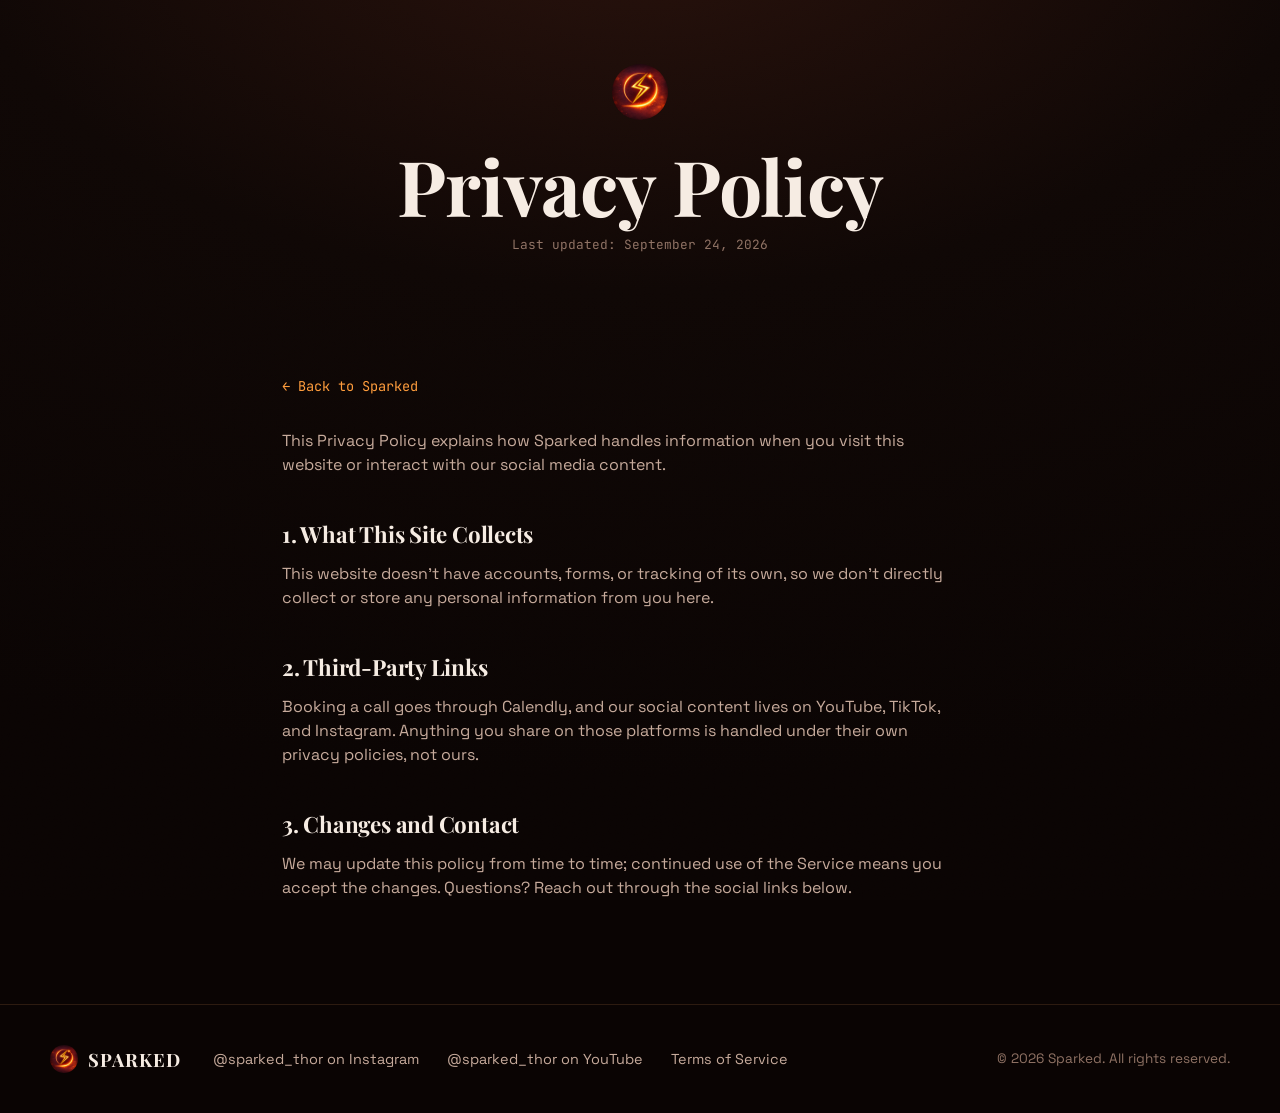
<file: landing-page/privacy.html>
<!DOCTYPE html>
<html lang="en">
<head>
<meta charset="UTF-8">
<meta name="viewport" content="width=device-width, initial-scale=1.0">
<title>Sparked | Privacy Policy</title>
<meta name="description" content="Privacy Policy for Sparked.">
<link rel="icon" href="assets/favicon.svg" type="image/svg+xml">
<link rel="preconnect" href="https://fonts.googleapis.com">
<link rel="preconnect" href="https://fonts.gstatic.com" crossorigin>
<link href="https://fonts.googleapis.com/css2?family=Playfair+Display:wght@600;700;800&family=Space+Grotesk:wght@400;500;600;700&family=JetBrains+Mono:wght@400;500&display=swap" rel="stylesheet">
<link rel="stylesheet" href="styles.css">
</head>
<body>

<div class="grain"></div>

<main id="top">
  <div class="legal-header">
    <img src="assets/logo-256.png" alt="Sparked logo" class="legal-logo">
    <h1>Privacy Policy</h1>
    <p class="legal-updated">Last updated: September 24, 2026</p>
  </div>

  <div class="section-inner narrow legal-body">
    <a href="index.html" class="back-link">&larr; Back to Sparked</a>

    <p>This Privacy Policy explains how Sparked handles information when you visit this website or interact with our social media content.</p>

    <h2>1. What This Site Collects</h2>
    <p>This website doesn't have accounts, forms, or tracking of its own, so we don't directly collect or store any personal information from you here.</p>

    <h2>2. Third-Party Links</h2>
    <p>Booking a call goes through Calendly, and our social content lives on YouTube, TikTok, and Instagram. Anything you share on those platforms is handled under their own privacy policies, not ours.</p>

    <h2>3. Changes and Contact</h2>
    <p>We may update this policy from time to time; continued use of the Service means you accept the changes. Questions? Reach out through the social links below.</p>
  </div>
</main>

<footer class="footer">
  <div class="footer-inner">
    <a href="index.html" class="logo">
      <img src="assets/logo-256.png" alt="Sparked" class="logo-mark">
      <span>SPARKED</span>
    </a>
    <div class="footer-socials">
      <a href="https://www.instagram.com/sparked_thor" target="_blank" rel="noopener">@sparked_thor on Instagram</a>
      <a href="https://www.youtube.com/@sparked_thor" target="_blank" rel="noopener">@sparked_thor on YouTube</a>
      <a href="tos.html">Terms of Service</a>
    </div>
    <p class="footer-copy">&copy; 2026 Sparked. All rights reserved.</p>
  </div>
</footer>

</body>
</html>
</file>
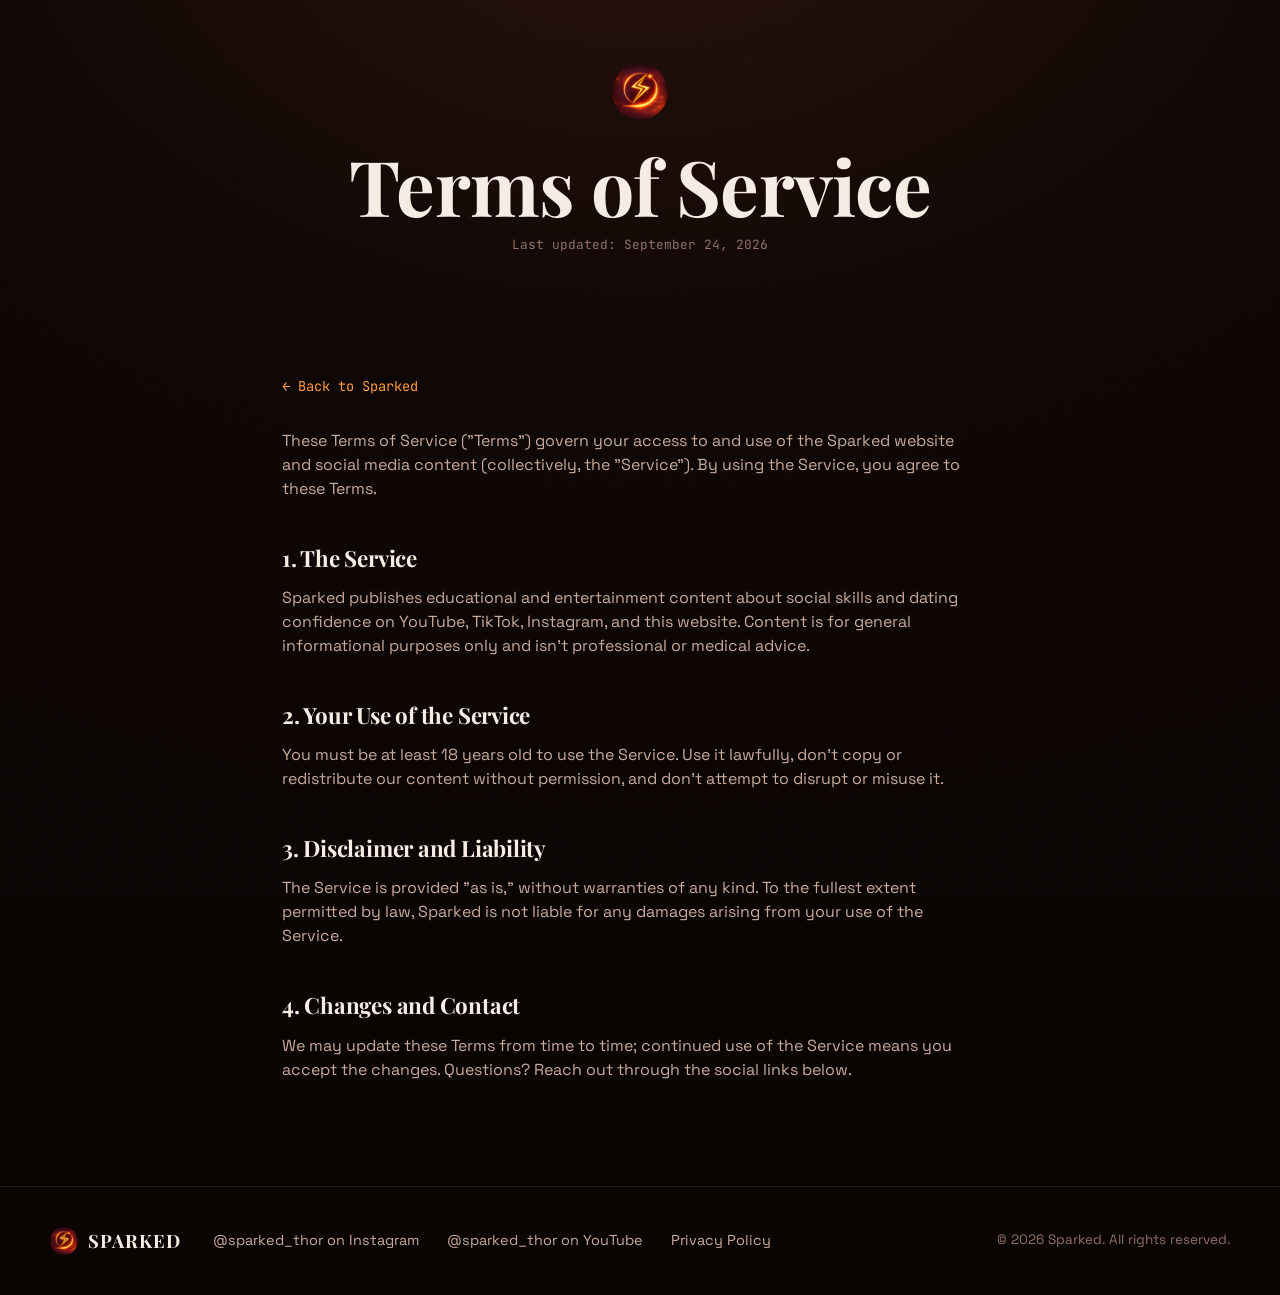
<file: landing-page/tos.html>
<!DOCTYPE html>
<html lang="en">
<head>
<meta charset="UTF-8">
<meta name="viewport" content="width=device-width, initial-scale=1.0">
<title>Sparked | Terms of Service</title>
<meta name="description" content="Terms of Service for Sparked.">
<link rel="icon" href="assets/favicon.svg" type="image/svg+xml">
<link rel="preconnect" href="https://fonts.googleapis.com">
<link rel="preconnect" href="https://fonts.gstatic.com" crossorigin>
<link href="https://fonts.googleapis.com/css2?family=Playfair+Display:wght@600;700;800&family=Space+Grotesk:wght@400;500;600;700&family=JetBrains+Mono:wght@400;500&display=swap" rel="stylesheet">
<link rel="stylesheet" href="styles.css">
</head>
<body>

<div class="grain"></div>

<main id="top">
  <div class="legal-header">
    <img src="assets/logo-256.png" alt="Sparked logo" class="legal-logo">
    <h1>Terms of Service</h1>
    <p class="legal-updated">Last updated: September 24, 2026</p>
  </div>

  <div class="section-inner narrow legal-body">
    <a href="index.html" class="back-link">&larr; Back to Sparked</a>

    <p>These Terms of Service ("Terms") govern your access to and use of the Sparked website and social media content (collectively, the "Service"). By using the Service, you agree to these Terms.</p>

    <h2>1. The Service</h2>
    <p>Sparked publishes educational and entertainment content about social skills and dating confidence on YouTube, TikTok, Instagram, and this website. Content is for general informational purposes only and isn't professional or medical advice.</p>

    <h2>2. Your Use of the Service</h2>
    <p>You must be at least 18 years old to use the Service. Use it lawfully, don't copy or redistribute our content without permission, and don't attempt to disrupt or misuse it.</p>

    <h2>3. Disclaimer and Liability</h2>
    <p>The Service is provided "as is," without warranties of any kind. To the fullest extent permitted by law, Sparked is not liable for any damages arising from your use of the Service.</p>

    <h2>4. Changes and Contact</h2>
    <p>We may update these Terms from time to time; continued use of the Service means you accept the changes. Questions? Reach out through the social links below.</p>
  </div>
</main>

<footer class="footer">
  <div class="footer-inner">
    <a href="index.html" class="logo">
      <img src="assets/logo-256.png" alt="Sparked" class="logo-mark">
      <span>SPARKED</span>
    </a>
    <div class="footer-socials">
      <a href="https://www.instagram.com/sparked_thor" target="_blank" rel="noopener">@sparked_thor on Instagram</a>
      <a href="https://www.youtube.com/@sparked_thor" target="_blank" rel="noopener">@sparked_thor on YouTube</a>
      <a href="privacy.html">Privacy Policy</a>
    </div>
    <p class="footer-copy">&copy; 2026 Sparked. All rights reserved.</p>
  </div>
</footer>

</body>
</html>
</file>
<file: landing-page/styles.css>
:root {
  --bg: #0f0705;
  --bg-alt: #180b08;
  --bg-card: #1e100c;
  --border: rgba(255, 170, 90, 0.14);
  --border-strong: rgba(255, 170, 90, 0.28);
  --text: #f6ece3;
  --text-dim: #c7ab9c;
  --text-faint: #8f7264;
  --gold: #ffd873;
  --amber: #ff9d3d;
  --ember: #ff5a1f;
  --deep-red: #4a120a;
  --grad: linear-gradient(120deg, var(--gold) 0%, var(--amber) 55%, var(--ember) 100%);
  --font-display: 'Space Grotesk', system-ui, sans-serif;
  --font-serif: 'Playfair Display', Georgia, serif;
  --font-mono: 'JetBrains Mono', monospace;
}

* { margin: 0; padding: 0; box-sizing: border-box; }

html { scroll-behavior: smooth; }

body {
  background: radial-gradient(ellipse 120% 80% at 50% -10%, #2a120c 0%, var(--bg) 45%, #0a0403 100%);
  color: var(--text);
  font-family: var(--font-display);
  line-height: 1.5;
  overflow-x: hidden;
}

.grain {
  position: fixed;
  inset: 0;
  pointer-events: none;
  z-index: 1;
  opacity: 0.05;
  mix-blend-mode: overlay;
  background-image: url("data:image/svg+xml,%3Csvg xmlns='http://www.w3.org/2000/svg' width='120' height='120'%3E%3Cfilter id='n'%3E%3CfeTurbulence type='fractalNoise' baseFrequency='0.85' numOctaves='2' stitchTiles='stitch'/%3E%3C/filter%3E%3Crect width='100%25' height='100%25' filter='url(%23n)'/%3E%3C/svg%3E");
}

a { color: inherit; text-decoration: none; }

.grad-text {
  background: var(--grad);
  -webkit-background-clip: text;
  background-clip: text;
  color: transparent;
}

.eyebrow {
  font-family: var(--font-mono);
  font-size: 0.75rem;
  letter-spacing: 0.18em;
  color: var(--amber);
  margin-bottom: 1rem;
  font-weight: 500;
}
.eyebrow.center { text-align: center; }

h1, h2, h3 { font-family: var(--font-serif); font-weight: 700; letter-spacing: -0.01em; }

h1 { font-size: clamp(2.6rem, 6vw, 4.8rem); line-height: 1.08; }
h2 { font-size: clamp(2rem, 4vw, 2.9rem); line-height: 1.2; margin-bottom: 1.25rem; }
h3 { font-family: var(--font-display); font-size: 1.2rem; margin-bottom: 0.6rem; }

.tagline {
  font-family: var(--font-display);
  font-size: 1.15rem;
  font-weight: 500;
  color: var(--text);
  margin-bottom: 1.5rem;
  letter-spacing: 0.01em;
}

.lead {
  font-size: 1.1rem;
  color: var(--text-dim);
  max-width: 62ch;
}
.lead + .lead { margin-top: 1rem; }
.center { text-align: center; margin-left: auto; margin-right: auto; }

.section-inner {
  position: relative;
  z-index: 2;
  max-width: 1180px;
  margin: 0 auto;
  padding: 6.5rem 2rem;
}
.section-inner.narrow { max-width: 780px; }

/* Nav */
.nav {
  position: sticky;
  top: 0;
  z-index: 50;
  background: rgba(15, 7, 5, 0.72);
  backdrop-filter: blur(14px);
  border-bottom: 1px solid var(--border);
}
.nav-inner {
  max-width: 1180px;
  margin: 0 auto;
  padding: 1.1rem 2rem;
  display: flex;
  align-items: center;
  gap: 2.5rem;
}
.logo {
  display: flex;
  align-items: center;
  gap: 0.6rem;
  font-family: var(--font-serif);
  font-weight: 700;
  letter-spacing: 0.06em;
  font-size: 1.15rem;
}
.logo-mark { width: 28px; height: 28px; flex-shrink: 0; border-radius: 50%; object-fit: cover; }
.nav-links {
  display: flex;
  gap: 2rem;
  margin-left: auto;
  font-size: 0.92rem;
  color: var(--text-dim);
}
.nav-links a:hover { color: var(--gold); }
.nav-toggle { display: none; }

.btn {
  display: inline-flex;
  align-items: center;
  justify-content: center;
  padding: 0.75rem 1.5rem;
  border-radius: 999px;
  font-weight: 600;
  font-size: 0.95rem;
  white-space: nowrap;
  transition: transform 0.2s ease, box-shadow 0.2s ease, opacity 0.2s ease;
}
.btn-primary {
  background: var(--grad);
  color: #1a0d05;
  box-shadow: 0 8px 30px -8px rgba(255, 122, 40, 0.55);
}
.btn-primary:hover { transform: translateY(-2px); box-shadow: 0 12px 36px -6px rgba(255, 122, 40, 0.7); }
.btn-ghost {
  border: 1px solid var(--border-strong);
  color: var(--text);
}
.btn-ghost:hover { border-color: var(--gold); color: var(--gold); }
.btn-lg { padding: 1rem 2.1rem; font-size: 1.02rem; }
.btn-nav { flex-shrink: 0; }

/* Hero */
.hero {
  position: relative;
  padding: 8rem 2rem 7rem;
  text-align: center;
  overflow: hidden;
}
.hero-glow {
  position: absolute;
  top: -20%;
  left: 50%;
  transform: translateX(-50%);
  width: 900px;
  height: 900px;
  background: radial-gradient(circle, rgba(255, 157, 61, 0.28) 0%, rgba(255, 90, 31, 0.08) 40%, transparent 70%);
  filter: blur(10px);
  z-index: 0;
}
.hero-glow-2 {
  top: auto;
  bottom: -30%;
  right: -10%;
  left: auto;
  transform: none;
  width: 700px;
  height: 700px;
  background: radial-gradient(circle, rgba(255, 90, 31, 0.22) 0%, transparent 65%);
}
.hero-bolt {
  position: absolute;
  bottom: -4%;
  left: -2%;
  width: 220px;
  height: auto;
  z-index: 1;
  opacity: 0.9;
  pointer-events: none;
}
.hero-inner { position: relative; z-index: 2; max-width: 820px; margin: 0 auto; }
.hero h1 { margin-bottom: 1.5rem; }
.hero-sub { font-size: 1.15rem; color: var(--text-dim); max-width: 56ch; margin: 0 auto 2.5rem; }
.hero-actions { display: flex; gap: 1rem; justify-content: center; flex-wrap: wrap; }

/* Problem */
.problem { background: var(--bg-alt); border-top: 1px solid var(--border); border-bottom: 1px solid var(--border); }

/* System stages */
.stage-grid {
  display: grid;
  grid-template-columns: repeat(4, 1fr);
  gap: 1.25rem;
  margin-top: 3rem;
}
.stage-grid.two-col { grid-template-columns: repeat(2, 1fr); max-width: 760px; margin-left: auto; margin-right: auto; }
.stage-card {
  background: var(--bg-card);
  border: 1px solid var(--border);
  border-radius: 18px;
  padding: 2rem 1.5rem;
  transition: transform 0.25s ease, border-color 0.25s ease;
  display: flex;
  flex-direction: column;
  gap: 0.65rem;
}
.stage-card:hover { transform: translateY(-6px); border-color: var(--border-strong); }
.stage-card.highlight {
  border-color: rgba(255, 157, 61, 0.55);
  background: linear-gradient(160deg, rgba(255, 157, 61, 0.1), var(--bg-card) 60%);
}
.stage-num {
  font-family: var(--font-mono);
  color: var(--amber);
  font-size: 0.8rem;
  letter-spacing: 0.12em;
  display: block;
}
.stage-card p { color: var(--text-dim); font-size: 0.95rem; }

/* Mechanics */
.mechanics { background: var(--bg-alt); border-top: 1px solid var(--border); border-bottom: 1px solid var(--border); }
.mech-grid {
  display: grid;
  grid-template-columns: repeat(2, 1fr);
  gap: 1.25rem;
  margin-top: 3rem;
}
.mech-card {
  background: var(--bg-card);
  border: 1px solid var(--border);
  border-radius: 18px;
  padding: 2rem;
  transition: transform 0.25s ease, border-color 0.25s ease;
}
.mech-card:hover { transform: translateY(-4px); border-color: var(--border-strong); }
.mech-card p:last-child { color: var(--text-dim); font-size: 0.95rem; }
.drill-note {
  text-align: center;
  color: var(--text-faint);
  font-family: var(--font-mono);
  font-size: 0.85rem;
  margin-top: 2.5rem;
}

/* Proof */
.video-card {
  display: flex;
  align-items: center;
  gap: 1.5rem;
  background: linear-gradient(135deg, rgba(255,157,61,0.12), var(--bg-card) 60%);
  border: 1px solid var(--border-strong);
  border-radius: 18px;
  padding: 2rem;
  margin: 2.5rem 0;
  transition: transform 0.25s ease, border-color 0.25s ease;
}
.video-card:hover { transform: translateY(-4px); border-color: var(--gold); }
.video-play {
  flex-shrink: 0;
  width: 56px;
  height: 56px;
  border-radius: 50%;
  background: var(--grad);
  display: flex;
  align-items: center;
  justify-content: center;
  color: #1a0d05;
}
.video-play svg { width: 26px; height: 26px; }
.video-card-text { display: flex; flex-direction: column; gap: 0.3rem; text-align: left; }
.video-card-text strong { font-size: 1.1rem; }
.video-card-text span { color: var(--text-dim); font-size: 0.92rem; }

/* CTA */
.cta {
  background: linear-gradient(180deg, var(--bg) 0%, var(--deep-red) 140%);
  border-top: 1px solid var(--border);
}
.cta h2 { margin-bottom: 1rem; }
.cta .lead { margin: 0 auto 2.5rem; }

/* Footer */
.footer { border-top: 1px solid var(--border); padding: 2.5rem 2rem; }
.footer-inner {
  max-width: 1180px;
  margin: 0 auto;
  display: flex;
  align-items: center;
  gap: 2rem;
  flex-wrap: wrap;
}
.footer-inner a:hover { color: var(--gold); }
.footer-socials { display: flex; gap: 1.75rem; font-size: 0.9rem; color: var(--text-dim); flex-wrap: wrap; }
.footer-copy { margin-left: auto; color: var(--text-faint); font-size: 0.85rem; }

/* About */
.about-inner { max-width: 980px; }
.about-grid {
  display: grid;
  grid-template-columns: 340px 1fr;
  gap: 2.75rem;
  align-items: center;
}
.about-photo {
  width: 100%;
  border-radius: 18px;
  border: 1px solid var(--border-strong);
  box-shadow: 0 20px 60px -20px rgba(0, 0, 0, 0.6);
  object-fit: cover;
}

/* Legal pages */
.legal-header {
  text-align: center;
  padding: 4rem 1.5rem 1rem;
}
.legal-logo { width: 56px; height: 56px; margin: 0 auto 1.5rem; display: block; border-radius: 50%; object-fit: cover; }
.legal-updated {
  font-family: var(--font-mono);
  font-size: 0.8rem;
  color: var(--text-faint);
  margin-top: 0.5rem;
}
.legal-body h2 {
  font-size: 1.4rem;
  margin-top: 2.75rem;
  margin-bottom: 0.9rem;
}
.legal-body h2:first-child { margin-top: 0; }
.legal-body p, .legal-body li {
  color: var(--text-dim);
  font-size: 1rem;
  max-width: 68ch;
}
.legal-body ul, .legal-body ol {
  margin: 0.75rem 0 0.75rem 1.4rem;
  display: flex;
  flex-direction: column;
  gap: 0.5rem;
}
.legal-body p + p { margin-top: 0.75rem; }
.back-link {
  display: inline-block;
  font-family: var(--font-mono);
  font-size: 0.85rem;
  color: var(--amber);
  margin-bottom: 2rem;
}
.back-link:hover { color: var(--gold); }

/* Reveal animation */
.reveal { opacity: 0; transform: translateY(24px); transition: opacity 0.7s ease, transform 0.7s ease; }
.reveal.in { opacity: 1; transform: translateY(0); }

/* Mobile */
.nav-mobile {
  display: none;
  flex-direction: column;
  gap: 1.25rem;
  padding: 1.5rem 2rem 2rem;
  border-top: 1px solid var(--border);
}
.nav-mobile a { color: var(--text-dim); }
.nav-mobile.open { display: flex; }

@media (max-width: 900px) {
  .nav-links, .btn-nav { display: none; }
  .nav-toggle {
    display: flex;
    flex-direction: column;
    gap: 5px;
    background: none;
    border: none;
    cursor: pointer;
    margin-left: auto;
    padding: 0.4rem;
  }
  .nav-toggle span { width: 22px; height: 2px; background: var(--text); border-radius: 2px; }
  .stage-grid { grid-template-columns: repeat(2, 1fr); }
  .mech-grid { grid-template-columns: 1fr; }
  .about-grid { grid-template-columns: 1fr; }
  .about-photo { max-width: 340px; margin: 0 auto; }
  .section-inner { padding: 4.5rem 1.5rem; }
}

@media (max-width: 520px) {
  .stage-grid { grid-template-columns: 1fr; }
  .footer-inner { flex-direction: column; align-items: flex-start; }
  .footer-copy { margin-left: 0; }
}
</file>
